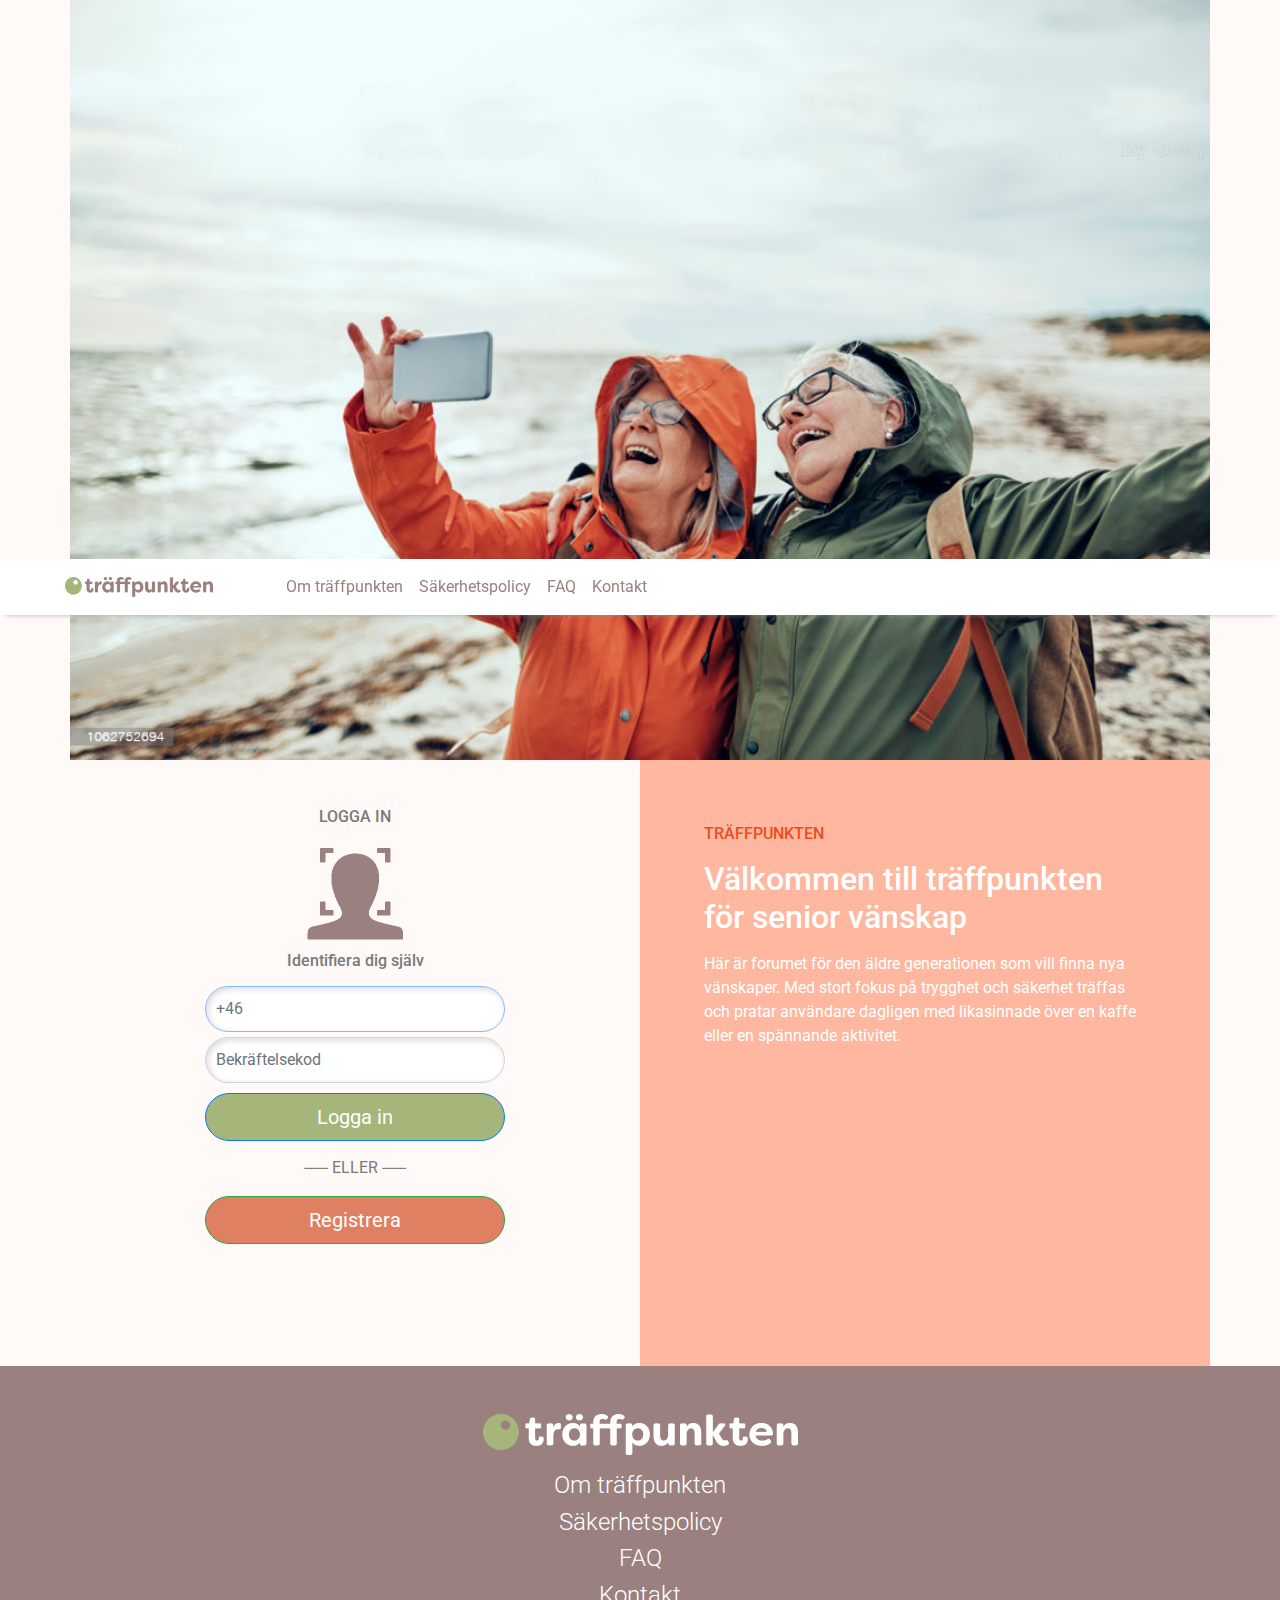
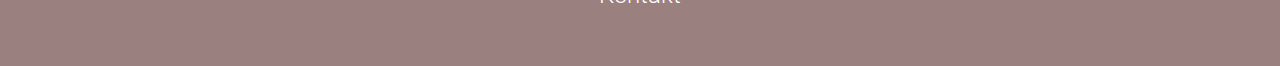
<file: index.html>
<!DOCTYPE html>
<html lang="en">
<head>
	<!-- Required meta tags -->
	<meta charset="utf-8">
	<meta content="width=device-width, initial-scale=1, shrink-to-fit=no" name="viewport">
	<!-- Google search optimization -->
	<meta content="Träffpunkten är ett forum för de äldre som vill finna nya vänskaper. Med stort fokus på trygghet och säkerhet träffas användare dagligen över en kopp kaffe eller en spännande aktivitet." name="description">
	<meta content="träffpunkten,träffa andra,träffas säkert, prata säkert, prata tryggt, tryggt samtal, aktiviteter, trygg aktivitet, aktiviteter för äldre, roliga aktiviteter för äldre, hitta vänner, nya vänner, prata med äldre, prata med någon" name="keywords">
	<!-- Favico-->
	<link href="favicon.svg" rel="icon" type="image/svg+xml">
	<link href="favicon.ico" rel="alternate icon">
	<link href="favicon-32x32.png" rel="icon" sizes="32x32" type="image/png">
	<link href="favicon-96x96.png" rel="icon" sizes="96x96" type="image/png">
	<link href="favicon-16x16.png" rel="icon" sizes="16x16" type="image/png">
	<!-- Bootstrap CSS -->
	<link href="https://cdn.jsdelivr.net/npm/bootstrap@4.5.3/dist/css/bootstrap.min.css" rel="stylesheet">
	<link href="css/styles.css" rel="stylesheet">
	<!-- font awesome for popup window-->
	<link href="https://cdnjs.cloudflare.com/ajax/libs/font-awesome/4.7.0/css/font-awesome.min.css" rel="stylesheet">
	<title>Träffpunkten login</title>
</head>
<body>
	<div class="container">
		<div class="row">
			<div class="navbar-wrapper">
			<nav class="navbar navbar-expand-lg navbar-light bg-white">
				<button aria-controls="navbarSupportedContent" aria-expanded="false" aria-label="Toggle navigation" class="navbar-toggler" data-target="#navbarSupportedContent" data-toggle="collapse" type="button"><span class="navbar-toggler-icon"></span></button> <a class="navbar-brand" href="#"><img alt="Traffpunkten" id="logo" src="./img/logo.png"></a>
				<div class="collapse navbar-collapse" id="navbarSupportedContent">
					<ul class="navbar-nav">
						<li class="nav-item">
							<a class="nav-link" href="#" id="menulink">Om träffpunkten</a>
						</li>
						<li class="nav-item">
							<a class="nav-link" href="#" id="menulink">Säkerhetspolicy</a>
						</li>
						<li class="nav-item">
							<a class="nav-link" href="#" id="menulink">FAQ</a>
						</li>
						<li class="nav-item">
							<a class="nav-link" href="#" id="menulink">Kontakt</a>
						</li>
					</ul>
				</div>
			</nav>
		</div>
		</div>
		<div class="row">
			<div class="col pl-0 pr-0"><img alt="friends taking a photograph" height="100%" src="img/background_1.jpg" width="100%"></div>
		</div>
		<section id="mobile">
			<div class="row">
				<div class="col justify-content-center text-center layerbackground_1">
					<h6>TRÄFFPUNKTEN</h6>
					<h2>Välkommen till träffpunkten för senior vänskap</h2>
					<p id="frontpage_description_1">Här är forumet för den äldre generationen som vill finna nya vänskaper. Med stort fokus på trygghet och säkerhet träffas och pratar användare dagligen med likasinnade över en kaffe eller en spännande aktivitet.</p>
				</div>
			</div>
			<div class="row" id="signin">
				<form class="form-signin">
					<p class="h6 mb-3" id="sign_in_text">LOGGA IN</p>
					<img id="face_recognition_logo" alt="" class="mb-2" height="100" src="img/face_recognition.png" width="100">

					<h5 id="sign_in_text" class="h6 mb-3 ">Identifiera dig själv</h5>
					<label class="sr-only" for="inputPhone">Telefonnummer</label> <input autofocus="" class="form-control" id="inputNumber" placeholder="+46" required="" type="tel"> <label class="sr-only" for="inputCode">Code</label> <input class="form-control" id="inputPassword" placeholder="Bekräftelsekod" required="" type="password"> <button id="sign_in_button" onclick="location.href = 'home.html';" class="btn btn-lg btn-primary btn-block" type="submit">Logga in</button>

					<p id="sign_in_text">------ ELLER ------</p>
					<button id="register_button" class="btn btn-lg btn-success btn-block" type="submit">Registrera</button>
				</form>
			</div>
		</section>
		<section id="browser">
			<div class="row">
				<div class="col" id="signin">
					<form class="form-signin">
						<p class="h6 mb-3 " id="sign_in_text">LOGGA IN</p>
						<img id="face_recognition_logo" alt="" class="mb-2" height="100" src="img/face_recognition.png" width="100">
	
						<h5 id="sign_in_text" class="h6 mb-3 ">Identifiera dig själv</h5>
						<label class="sr-only" for="inputPhone">Telefonnummer</label> <input autofocus="" class="form-control" id="inputNumber" placeholder="+46" required="" type="tel"> <label class="sr-only" for="inputCode">Code</label> <input class="form-control" id="inputPassword" placeholder="Bekräftelsekod" required="" type="password"> <button id="sign_in_button"  onclick="location.href = 'home.html';" class="btn btn-lg btn-primary btn-block" type="submit">Logga in</button>
	
						<p id="sign_in_text">------ ELLER ------</p>
						<button id="register_button" class="btn btn-lg btn-success btn-block"  onclick="location.href = '#';" type="submit">Registrera</button>
					</form>
				</div>
				<div class="col justify-content-center layerbackground_1">
					<h6>TRÄFFPUNKTEN</h6>
					<h2>Välkommen till träffpunkten för senior vänskap</h2>
					<p id="frontpage_description_1">Här är forumet för den äldre generationen som vill finna nya vänskaper. Med stort fokus på trygghet och säkerhet träffas och pratar användare dagligen med likasinnade över en kaffe eller en spännande aktivitet.</p>
				</div>
			</div>
		</section>
	</div>
	<footer>
		<div class="row p-5" id="layerbackground_2">
			<div class="row justify-content-center text-center"><img alt="Traffpunkten" class="h3 mb-3" id="logo_2" src="./img/logo_inverted.png"></div>
			<div class="row justify-content-center text-center">
				<p class="h4 mb-2 font-weight-light" id="footer_text">Om träffpunkten</p>
			</div>
			<div class="row justify-content-center text-center">
				<p class="h4 mb-2 font-weight-light" data-target="#myModal" data-toggle="modal" id="footer_text" style="cursor:pointer;">Säkerhetspolicy</p>
			</div>
			<div class="row justify-content-center text-center">
				<p class="h4 mb-2 font-weight-light" id="footer_text">FAQ</p>
			</div>
			<div class="row justify-content-center text-center">
				<p class="h4 mb-2 font-weight-light" id="footer_text">Kontakt</p>
			</div>
		</div>
	</footer><!-- The Modal -->
	<div class="modal fade" id="myModal">
		<div class="modal-dialog modal-dialog-centered modal-lg">
			<div class="modal-content">
				<!-- Modal Header -->
				<div class="modal-header">
					<button class="close" data-dismiss="modal" type="button">&times;</button> <span><i aria-hidden="true" class="fa fa-shield fa-lg"></i></span>
					<h4 class="icon-heading"><span>Säkerhetspolicy</span></h4>
				</div><!-- Modal body -->
				<div class="modal-body">
					Träffpunkten tar seriöst på den personliga integriteten för besökare på vår webbsida och användare av tjänsterna som vi erbjuder på webbsidan.<br>
					<br>
					Vår målsättning är att du ska känna dig säker på att din personliga integritet respekteras och att dina personuppgifter behandlas korrekt. Vi tar ansvar för att personuppgifter som behandlas av Träffpunkten används endast för avsedda ändamål och skyddas mot obehörig åtkomst. All behandling av personuppgifter sker i enlighet med tillämplig personuppgiftslagstiftning. Inom EU/EES gäller från maj 2018 dataskyddsförordningen (GDPR)1. När du besöker/använder vår webbsida,&nbsp; tjänster eller kommunicerar med oss t ex via e-post kan vi komma att samla in uppgifter om dig som t. ex. namn, adress, postadress, e-postadress, telefonnummer, identifikationsuppgifter, information om din användning av våra tjänster och produkter och transaktionshistorik. Vidare kan vi komma att samla in teknisk data om de enheter du använder, däribland IP-adress, unikt enhets-ID, typ av webbläsare och cookieinformation.<br>
					<br>
					Personuppgifterna kommer att behandlas av oss endast så länge som det behövs för att uppfylla ändamålen med behandlingen eller för att fullgöra rättsliga skyldigheter.
				</div><!-- Modal footer -->
				<div class="modal-footer">
					<button class="btn btn-secondary" data-dismiss="modal" type="button">Stäng</button>
				</div>
			</div>
		</div>
	</div><!-- Optional JavaScript; choose one of the two! -->
	<!-- Option 1: jQuery and Bootstrap Bundle (includes Popper) -->
	<script src="https://code.jquery.com/jquery-3.5.1.slim.min.js">
	</script> 
	<script src="https://cdn.jsdelivr.net/npm/bootstrap@4.5.3/dist/js/bootstrap.bundle.min.js">
	</script> <!-- Option 2: jQuery, Popper.js, and Bootstrap JS
    <script src="https://code.jquery.com/jquery-3.5.1.slim.min.js" integrity="sha384-DfXdz2htPH0lsSSs5nCTpuj/zy4C+OGpamoFVy38MVBnE+IbbVYUew+OrCXaRkfj" crossorigin="anonymous"></script>
    <script src="https://cdn.jsdelivr.net/npm/popper.js@1.16.1/dist/umd/popper.min.js" integrity="sha384-9/reFTGAW83EW2RDu2S0VKaIzap3H66lZH81PoYlFhbGU+6BZp6G7niu735Sk7lN" crossorigin="anonymous"></script>
    <script src="https://cdn.jsdelivr.net/npm/bootstrap@4.5.3/dist/js/bootstrap.min.js" integrity="sha384-w1Q4orYjBQndcko6MimVbzY0tgp4pWB4lZ7lr30WKz0vr/aWKhXdBNmNb5D92v7s" crossorigin="anonymous"></script>
    -->
</body>
</html>
</file>
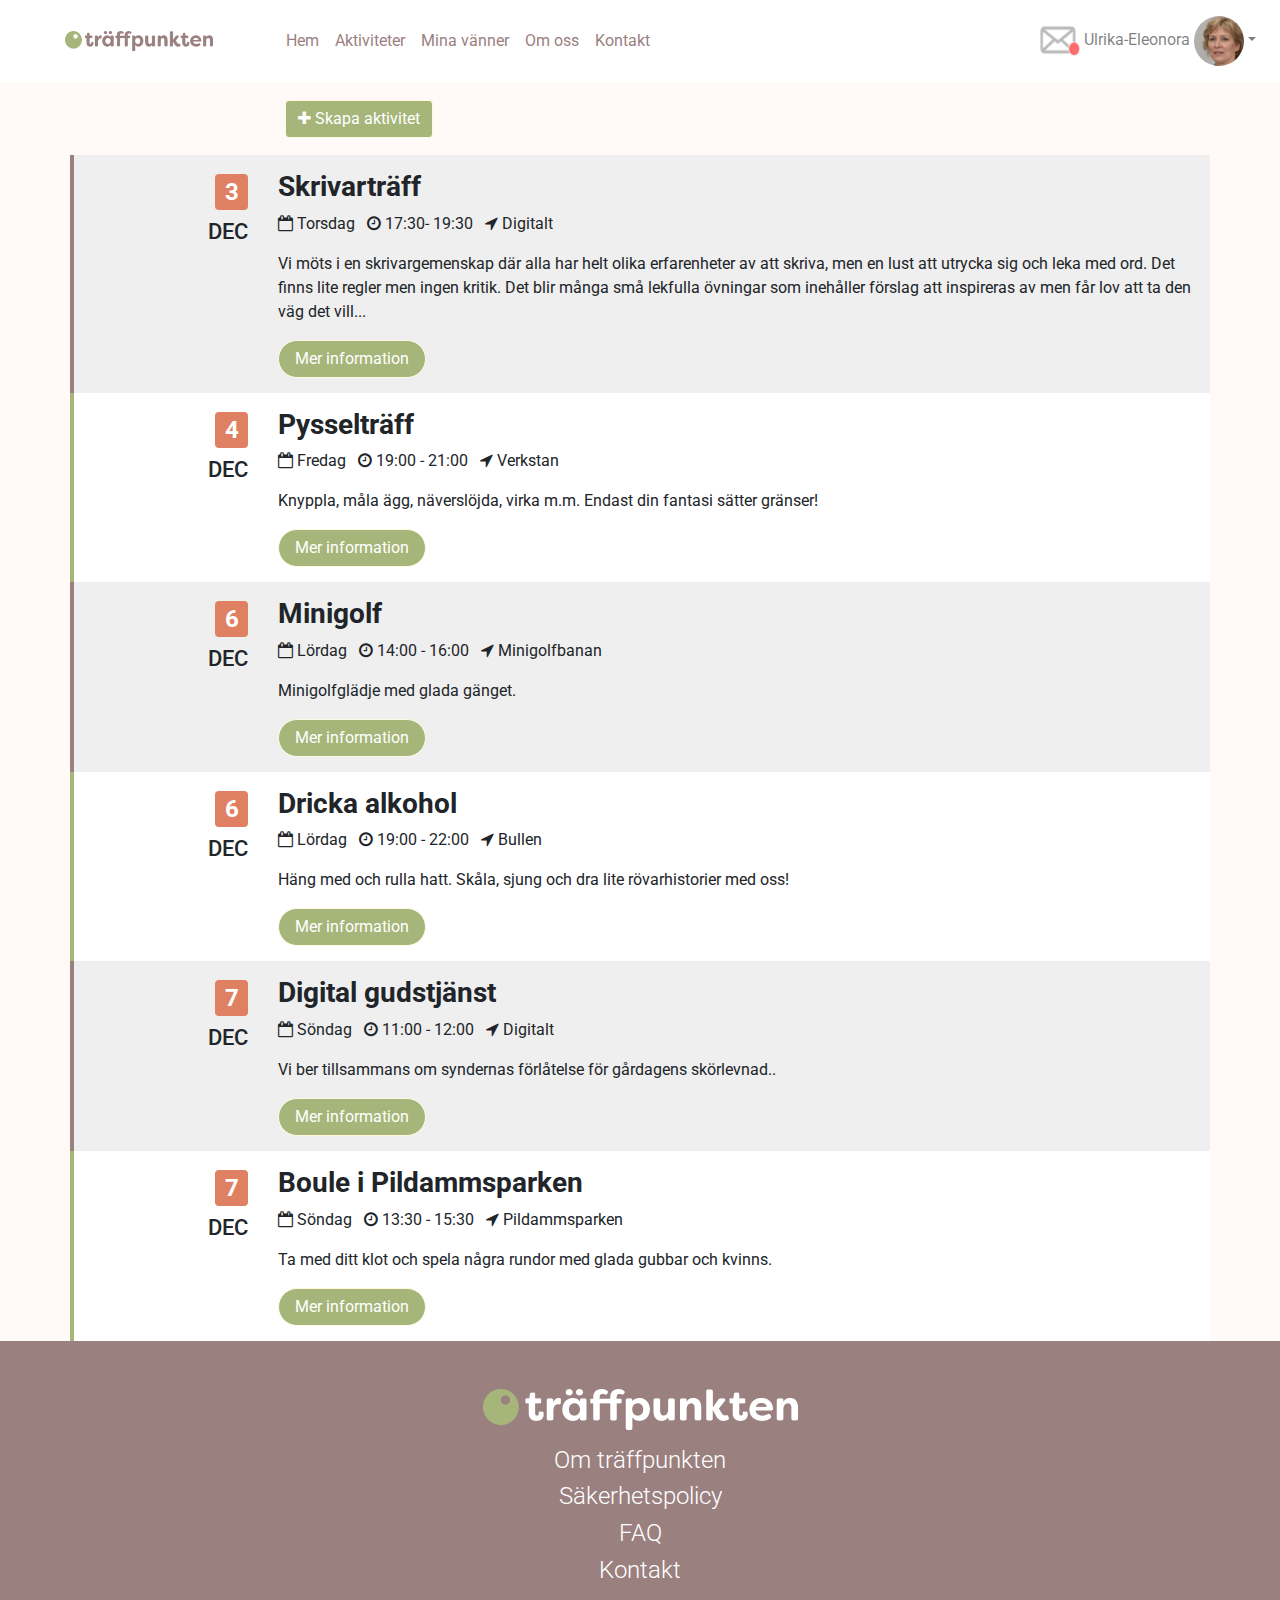
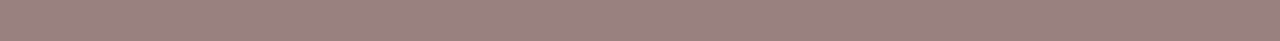
<file: activities.html>
<!doctype html>
<html lang="en">
  <head>
    <!-- Required meta tags -->
  <meta charset="utf-8">
  <meta content="width=device-width, initial-scale=1, shrink-to-fit=no" name="viewport">
  <meta content="" name="description">
  <meta content="" name="author">

  <!-- Favico-->
  <link href="favicon.svg" rel="icon" type="image/svg+xml">
  <link href="favicon.ico" rel="alternate icon">
  <link href="favicon-32x32.png" rel="icon" sizes="32x32" type="image/png">
  <link href="favicon-96x96.png" rel="icon" sizes="96x96" type="image/png">
  <link href="favicon-16x16.png" rel="icon" sizes="16x16" type="image/png">

    <!-- Bootstrap core CSS -->
  <link href="https://cdn.jsdelivr.net/npm/bootstrap@4.5.3/dist/css/bootstrap.min.css" rel="stylesheet">
  <!-- Custom styles for this template -->
  <link href="css/styles_activities.css" rel="stylesheet">
  <!-- font awesome -->
  <link href="https://cdnjs.cloudflare.com/ajax/libs/font-awesome/4.7.0/css/font-awesome.min.css" rel="stylesheet">

  <!-- popper -->
  <script src="https://cdnjs.cloudflare.com/ajax/libs/popper.js/1.11.0/umd/popper.min.js">
  </script>
  <!-- jquery -->
   <script src="https://ajax.googleapis.com/ajax/libs/jquery/1.12.4/jquery.min.js">
  </script>

    <title>Aktiviteter</title>
  </head>
<body>
  <div class="container">
    <div class="row">
     <div class="navbar-wrapper">
      <!-- Navigation -->
      <nav class="navbar navbar-expand-lg navbar-light bg-white">
        <button aria-controls="navbarSupportedContent" aria-expanded="false" aria-label="Toggle navigation" class="navbar-toggler" data-target="#navbarSupportedContent" data-toggle="collapse" type="button"><span class="navbar-toggler-icon"></span></button> <a class="navbar-brand" href="index.html"><img alt="Traffpunkten" id="logo" src="./img/logo.png"></a>
        <div class="collapse navbar-collapse" id="navbarSupportedContent">
         <ul class="navbar-nav mr-auto">
            <li class="nav-item">
              <a class="nav-link" href="home.html" id="menulink">Hem<span class="sr-only">(current)</span></a>
            </li>
            <li class="nav-item active">
              <a class="nav-link" href="activities.html" id="menulink">Aktiviteter</a>
            </li>
            <li class="nav-item">
              <a class="nav-link" href="friendslist.html" id="menulink">Mina vänner</a>
            </li>
            <li class="nav-item">
              <a class="nav-link" href="#" id="menulink">Om oss</a>
            </li>
            <li class="nav-item">
              <a class="nav-link" href="#" id="menulink">Kontakt</a>
            </li>
          </ul>
          <div class="float right" id="profil">
            <ul class="navbar-nav">
              <li class="nav-item dropdown">
                <a aria-expanded="false" aria-haspopup="true" class="nav-link dropdown-toggle" data-toggle="dropdown" href="#" id="navbarDropdown" role="button"><img alt="meddelanden" height="30" src="img/mail.png" width="40"> Ulrika-Eleonora <img alt="profilbild" height="50" src="img/Woman1.jpg" width="50" class="rounded-circle"></a>
                <div aria-labelledby="navbarDropdown" class="dropdown-menu dropdown-menu-right">
                  <a class="dropdown-item" href="profile.html">Min Profil</a> <a class="dropdown-item" href="#">Säkerhet</a> <a class="dropdown-item" href="#">Inställningar</a>
                  <div class="dropdown-divider"></div><a class="dropdown-item" href="#">Logga ut</a>
                </div>
              </li>
            </ul>
          </div>
        </div>
      </nav>
    </div>
  </div>
<!--Calendar -->
    <div class="col-10" style="margin-left:16.67%;margin-bottom:17px;margin-top:100px;">
      <button class="btn btn-labeled btn-info" data-target="#myModal" data-toggle="modal" type="button"><span class="btn-label"><i aria-hidden="true" class="fa fa-plus"></i></span> Skapa aktivitet</button>
    </div>
    <div class="row row-striped">
      <div class="col-2 text-right">
        <h1 class="display-4"><span class="badge badge-secondary">3</span></h1>
        <h2>DEC</h2>
      </div>
      <div class="col-10">
        <h3><strong>Skrivarträff</strong></h3>
        <ul class="list-inline">
          <li class="list-inline-item"><i aria-hidden="true" class="fa fa-calendar-o"></i> Torsdag</li>
          <li class="list-inline-item"><i aria-hidden="true" class="fa fa-clock-o"></i> 17:30- 19:30</li>
          <li class="list-inline-item"><i aria-hidden="true" class="fa fa-location-arrow"></i> Digitalt</li>
        </ul>
        <p>Vi möts i en skrivargemenskap där alla har helt olika erfarenheter av att skriva, men en lust att utrycka sig och leka med ord.​​​​​​ Det finns lite regler men ingen kritik. Det blir många små lekfulla övningar som inehåller förslag att inspireras av men får lov att ta den väg det vill...</p><button class="btn btn-info" id="option_button" type="button">Mer information</button>
      </div>
    </div>
    <div class="row row-striped">
      <div class="col-2 text-right">
        <h1 class="display-4"><span class="badge badge-secondary">4</span></h1>
        <h2>DEC</h2>
      </div>
      <div class="col-10">
        <h3><strong>Pysselträff</strong></h3>
        <ul class="list-inline">
          <li class="list-inline-item"><i aria-hidden="true" class="fa fa-calendar-o"></i> Fredag</li>
          <li class="list-inline-item"><i aria-hidden="true" class="fa fa-clock-o"></i> 19:00 - 21:00</li>
          <li class="list-inline-item"><i aria-hidden="true" class="fa fa-location-arrow"></i> Verkstan</li>
        </ul>
        <p>Knyppla, måla ägg, näverslöjda, virka m.m. Endast din fantasi sätter gränser!</p><button class="btn btn-info" id="option_button" type="button">Mer information</button>
      </div>
    </div>
    <div class="row row-striped">
      <div class="col-2 text-right">
        <h1 class="display-4"><span class="badge badge-secondary">6</span></h1>
        <h2>DEC</h2>
      </div>
      <div class="col-10">
        <h3><strong>Minigolf</strong></h3>
        <ul class="list-inline">
          <li class="list-inline-item"><i aria-hidden="true" class="fa fa-calendar-o"></i> Lördag</li>
          <li class="list-inline-item"><i aria-hidden="true" class="fa fa-clock-o"></i> 14:00 - 16:00</li>
          <li class="list-inline-item"><i aria-hidden="true" class="fa fa-location-arrow"></i> Minigolfbanan</li>
        </ul>
        <p>Minigolfglädje med glada gänget.</p><button class="btn btn-info" id="option_button" type="button">Mer information</button>
      </div>
    </div>
    <div class="row row-striped">
      <div class="col-2 text-right">
        <h1 class="display-4"><span class="badge badge-secondary">6</span></h1>
        <h2>DEC</h2>
      </div>
      <div class="col-10">
        <h3><strong>Dricka alkohol</strong></h3>
        <ul class="list-inline">
          <li class="list-inline-item"><i aria-hidden="true" class="fa fa-calendar-o"></i> Lördag</li>
          <li class="list-inline-item"><i aria-hidden="true" class="fa fa-clock-o"></i> 19:00 - 22:00</li>
          <li class="list-inline-item"><i aria-hidden="true" class="fa fa-location-arrow"></i> Bullen</li>
        </ul>
        <p>Häng med och rulla hatt. Skåla, sjung och dra lite rövarhistorier med oss!</p><button class="btn btn-info" id="option_button" type="button">Mer information</button>
      </div>
    </div>
    <div class="row row-striped">
      <div class="col-2 text-right">
        <h1 class="display-4"><span class="badge badge-secondary">7</span></h1>
        <h2>DEC</h2>
      </div>
      <div class="col-10">
        <h3><strong>Digital gudstjänst</strong></h3>
        <ul class="list-inline">
          <li class="list-inline-item"><i aria-hidden="true" class="fa fa-calendar-o"></i> Söndag</li>
          <li class="list-inline-item"><i aria-hidden="true" class="fa fa-clock-o"></i> 11:00 - 12:00</li>
          <li class="list-inline-item"><i aria-hidden="true" class="fa fa-location-arrow"></i> Digitalt</li>
        </ul>
        <p>Vi ber tillsammans om syndernas förlåtelse för gårdagens skörlevnad..</p><button class="btn btn-info" id="option_button" type="button">Mer information</button>
      </div>
    </div>
    <div class="row row-striped">
      <div class="col-2 text-right">
        <h1 class="display-4"><span class="badge badge-secondary">7</span></h1>
        <h2>DEC</h2>
      </div>
      <div class="col-10">
        <h3><strong>Boule i Pildammsparken</strong></h3>
        <ul class="list-inline">
          <li class="list-inline-item"><i aria-hidden="true" class="fa fa-calendar-o"></i> Söndag</li>
          <li class="list-inline-item"><i aria-hidden="true" class="fa fa-clock-o"></i> 13:30 - 15:30</li>
          <li class="list-inline-item"><i aria-hidden="true" class="fa fa-location-arrow"></i> Pildammsparken</li>
        </ul>
        <p>Ta med ditt klot och spela några rundor med glada gubbar och kvinns.</p><button class="btn btn-info" id="option_button" type="button">Mer information</button>
      </div>
    </div>
  </div>
  <footer>
    <div class="row p-5" id="layerbackground_2">
      <div class="row justify-content-center text-center"><img alt="Traffpunkten" class="h3 mb-3" id="logo_2" src="./img/logo_inverted.png"></div>
      <div class="row justify-content-center text-center">
        <p class="h4 mb-2 font-weight-light" id="footer_text">Om träffpunkten</p>
      </div>
      <div class="row justify-content-center text-center">
        <p class="h4 mb-2 font-weight-light" id="footer_text">Säkerhetspolicy</p>
      </div>
      <div class="row justify-content-center text-center">
        <p class="h4 mb-2 font-weight-light" id="footer_text">FAQ</p>
      </div>
      <div class="row justify-content-center text-center">
        <p class="h4 mb-2 font-weight-light" id="footer_text">Kontakt</p>
      </div>
    </div><!-- modal popup -->
    <!-- Modal -->
    <div class="modal fade" id="myModal" role="dialog">
      <div class="modal-dialog modal-lg">
        <div class="modal-content">
          <div class="modal-header">
            
              <button class="close" data-dismiss="modal" type="button">&times;</button> <span><i aria-hidden="true" class="fa fa-calendar-plus-o fa-lg"></i></span>
              <h4 class="icon-heading"><span>Skapa aktivitet</span></h4>
            </div>
            <div class="form-group">
              <label style="margin-top:11px;">Titel</label> <input class="form-control" placeholder="" type="text"> 
            </div>
            <div class="form-group">
              <label>Beskrivning</label> 
              <textarea class="form-control" id="exampleFormControlTextarea1" rows="3"></textarea>
            </div>
            <div class="form-group">
              <label>Datum</label>
              <div class="input-group">
                <div class="input-group-prepend">
                  <div class="input-group-text">
                    <i aria-hidden="true" class="fa fa-calendar"></i> 
                  </div>
                </div><input aria-label="Datum" class="form-control" type="text">
              </div>
            </div>
            <div class="form-group">
              <label>Tid</label> <input class="form-control" type="text">
            </div>
            <div class="form-group">
              <label>Plats</label> <input class="form-control" type="text">
            </div>
       
        <div class="modal-footer">
          <button class="btn btn-info" data-dismiss="modal" id="submit" name="submit" type="button">Spara</button> <button class="btn btn-secondary" data-dismiss="modal" type="button">Avbryt</button>
        </div>
      </div>
    </div>

  </footer><!-- Optional JavaScript -->
  <!-- jQuery first, then Popper.js, then Bootstrap JS -->
  <script src="https://code.jquery.com/jquery-3.2.1.slim.min.js">
  </script> 
  <script src="https://cdnjs.cloudflare.com/ajax/libs/popper.js/1.12.9/umd/popper.min.js">
  </script> 
  <script src="https://maxcdn.bootstrapcdn.com/bootstrap/4.0.0/js/bootstrap.min.js">
  </script>
</body>
</html>
</file>
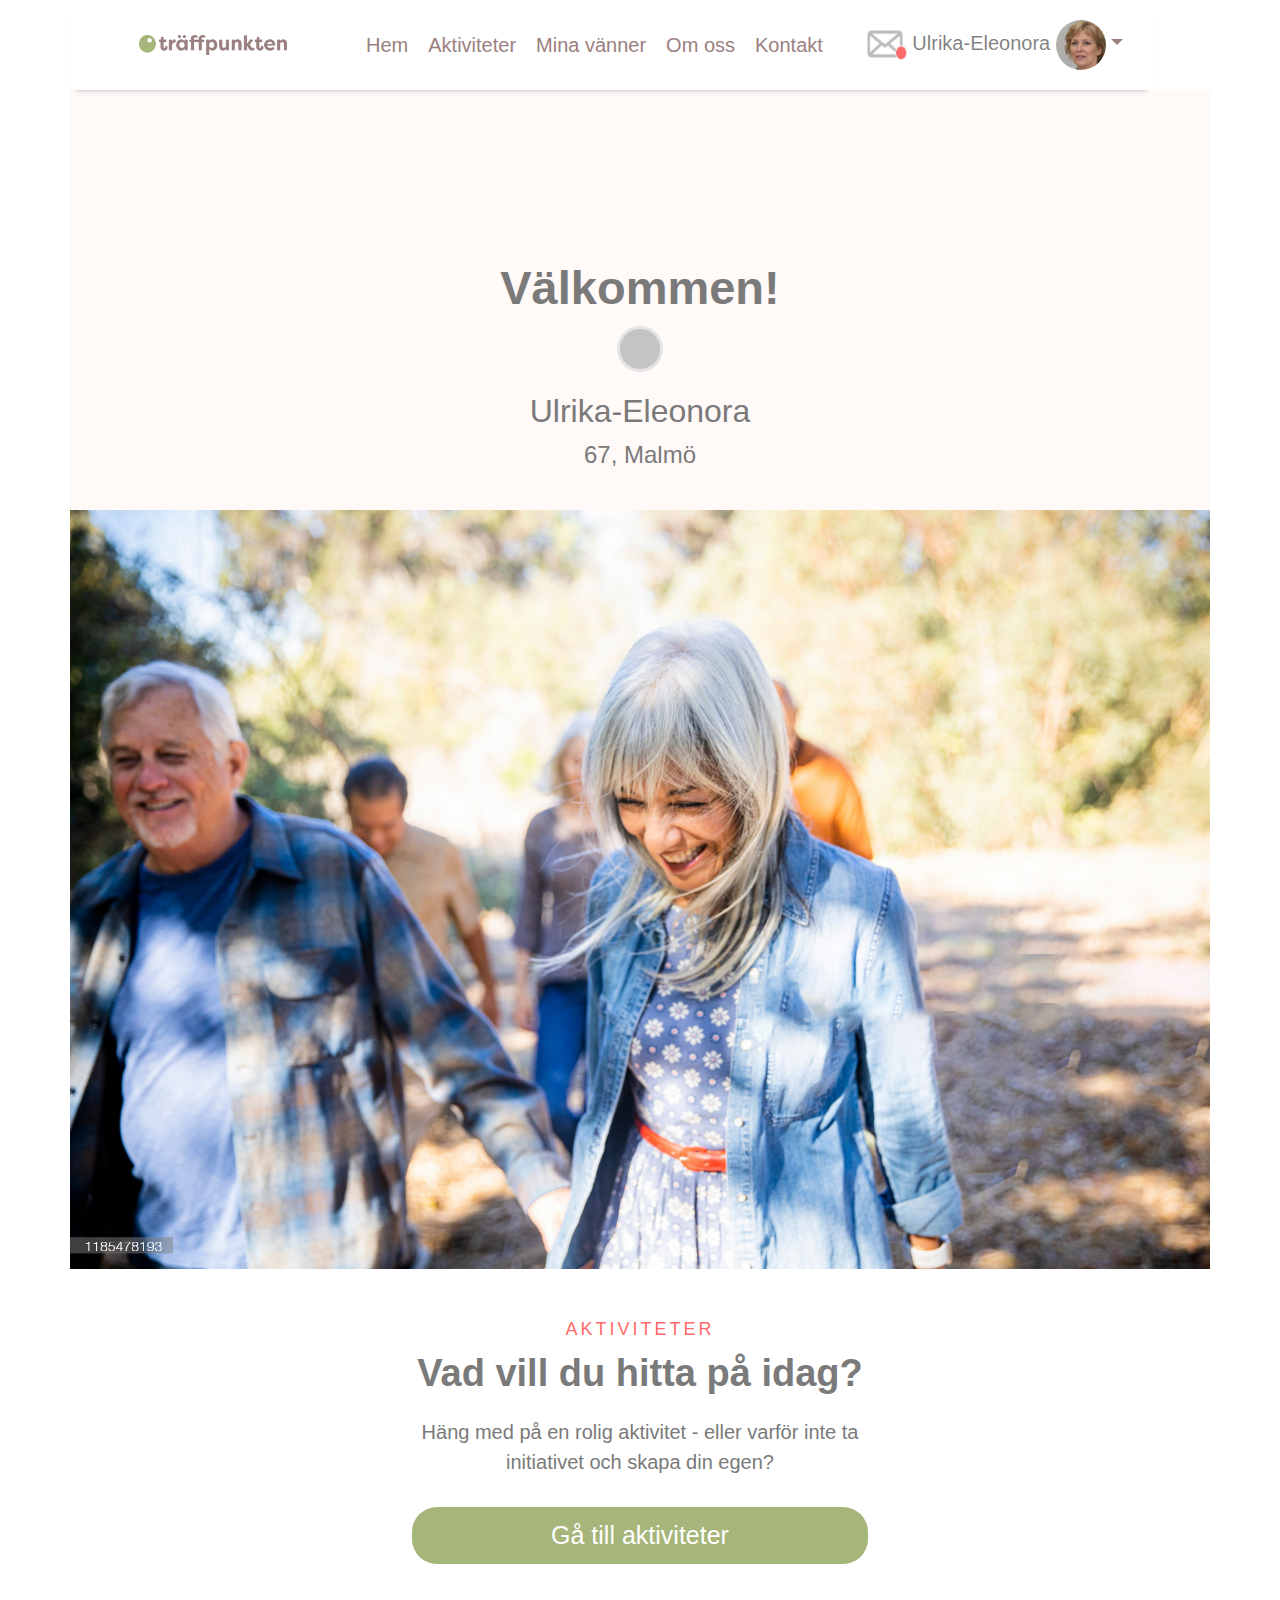
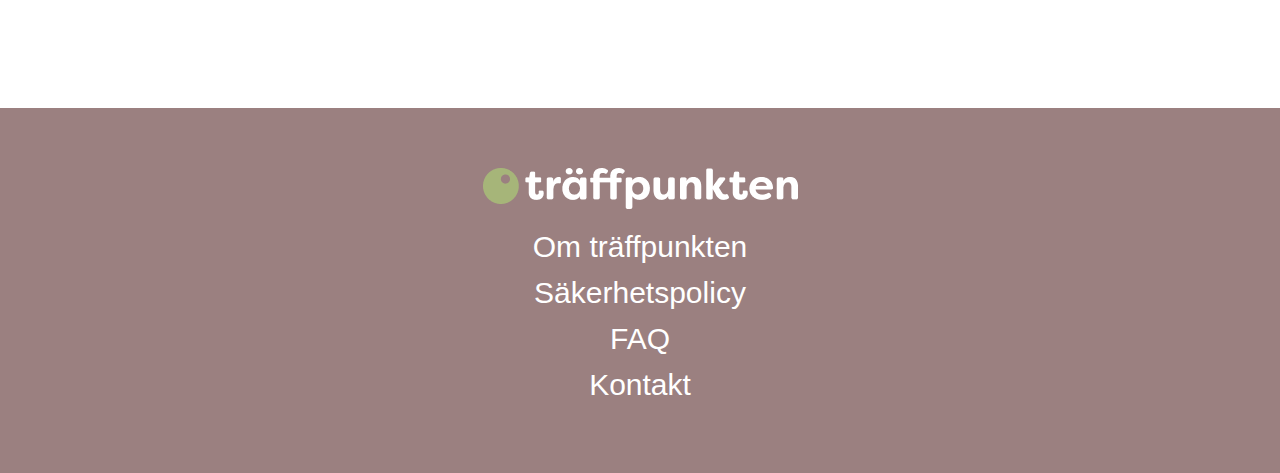
<file: home.html>
<!DOCTYPE html>

<html lang="en">
<head>
	<!-- Required meta tags -->
	<meta charset="utf-8">
	<meta content="width=device-width, initial-scale=1, shrink-to-fit=no" name="viewport"><!-- Bootstrap CSS -->
	<link href="https://cdn.jsdelivr.net/npm/bootstrap@4.5.3/dist/css/bootstrap.min.css" rel="stylesheet">
	<link href="css/styles_home.css" rel="stylesheet">

	<title>Hem</title>
</head>

<body>
	<div class="container">
		<div class="row">
			<div class="navbar-wrapper">
				<!-- Navigation -->
				<nav class="navbar navbar-expand-lg navbar-light bg-white">
					<button aria-controls="navbarSupportedContent" aria-expanded="false" aria-label="Toggle navigation" class="navbar-toggler" data-target="#navbarSupportedContent" data-toggle="collapse" type="button"><span class="navbar-toggler-icon"></span></button> <a class="navbar-brand" href="index.html"><img alt="Traffpunkten" id="logo" src="./img/logo.png"></a>
					<div class="collapse navbar-collapse" id="navbarSupportedContent">
					<ul class="navbar-nav mr-auto">
						<li class="nav-item">
							<a class="nav-link" href="home.html" id="menulink">Hem<span class="sr-only">(current)</span></a>
						</li>
						<li class="nav-item active">
							<a class="nav-link" href="activities.html" id="menulink">Aktiviteter</a>
						</li>
						<li class="nav-item">
							<a class="nav-link" href="friendslist.html" id="menulink">Mina vänner</a>
						</li>
						<li class="nav-item">
							<a class="nav-link" href="#" id="menulink">Om oss</a>
						</li>
						<li class="nav-item">
							<a class="nav-link" href="#" id="menulink">Kontakt</a>
						</li>
						</ul>
						<div class="float right" id="profil">
						<ul class="navbar-nav">
							<li class="nav-item dropdown">
							<a aria-expanded="false" aria-haspopup="true" class="nav-link dropdown-toggle" data-toggle="dropdown" href="#" id="navbarDropdown" role="button"><img alt="meddelanden" height="30" src="img/mail.png" width="40"> Ulrika-Eleonora <img alt="profilbild" height="50" src="img/Woman1.jpg" width="50" class="rounded-circle"></a>
							<div aria-labelledby="navbarDropdown" class="dropdown-menu dropdown-menu-right">
								<a class="dropdown-item" href="profile.html">Min Profil</a> <a class="dropdown-item" href="#">Säkerhet</a> <a class="dropdown-item" href="#">Inställningar</a>
								<div class="dropdown-divider"></div><a class="dropdown-item" href="#">Logga ut</a>
							</div>
							</li>
						</ul>
						</div>
					</div>
				</nav>
			</div>
		</div>

		<div class="row">
			<div class="welcome">
				<br></br>
				<br></br>
				<h1>Välkommen!</h1>
				<img alt="profile-pic" src="img/profile.png">

				<h3>Ulrika-Eleonora</h3>


				<h4>67, Malmö</h4>
			</div>
		</div>


		<div class="row">
			<div class="imageblock"><img alt="friends_walking" src="img/background_2.jpg" width="100%">
			</div>
		</div>


		<div class="row">
			<div class="activity">
				<h5>AKTIVITETER</h5>


				<h2>Vad vill du hitta på idag?</h2>
				Häng med på en rolig aktivitet - eller varför inte ta initiativet och skapa din egen? 
				<button class="btn btn-lg btn-success btn-block" id="activity_button" type="button" onclick="window.location.href='https://himmelstrutz.github.io/activities.html'">Gå till aktiviteter</button>
			</div>
		</div>
		<!--
        <section id="mobile">
            <div class="row">
            <div class="col justify-content-center text-center layerbackground_1">
                <h6>TRÄFFPUNKTEN</h6>
                <h2>Välkommen till träffpunkten för senior vänskap</h2>
                <p id="frontpage_description_1">Här är forumet för den äldre generationen som vill finna nya vänskaper. Med stort fokus på trygghet och säkerhet träffas och pratar användare dagligen med likasinnade över en kaffe eller en spännande aktivitet.</p>
            </div>
        </div>

            <div class="row" id="signin">
                <form class="form-signin">
                    <p class="h6 mb-3" id="sign_in_text">LOGGA IN</p>
                    <img id="face_recognition_logo" alt="" class="mb-2" height="100" src="img/face_recognition.png" width="100">

                    <h5 id="sign_in_text" class="h6 mb-3 ">Identifiera dig själv</h5>
                    <label class="sr-only" for="inputPhone">Telefonnummer</label> <input autofocus="" class="form-control" id="inputNumber" placeholder="+46" required="" type="tel"> <label class="sr-only" for="inputCode">Code</label> <input class="form-control" id="inputPassword" placeholder="Bekräftelsekod" required="" type="password"> <button id="sign_in_button" class="btn btn-lg btn-primary btn-block" type="submit">Logga in</button>

                    <p id="sign_in_text">====== OR ======</p>
                    <button id="register_button" class="btn btn-lg btn-success btn-block" type="submit">Register</button>
                </form>
            </div>
        </section>

        <section id="browser">
            <div class="row">
                <div class="col" id="signin">
                    <form class="form-signin">
                        <p class="h6 mb-3 " id="sign_in_text">LOGGA IN</p>
                        <img id="face_recognition_logo" alt="" class="mb-2" height="100" src="img/face_recognition.png" width="100">
    
                        <h5 id="sign_in_text" class="h6 mb-3 ">Identifiera dig själv</h5>
                        <label class="sr-only" for="inputPhone">Telefonnummer</label> <input autofocus="" class="form-control" id="inputNumber" placeholder="+46" required="" type="tel"> <label class="sr-only" for="inputCode">Code</label> <input class="form-control" id="inputPassword" placeholder="Bekräftelsekod" required="" type="password"> <button id="sign_in_button" class="btn btn-lg btn-primary btn-block" type="submit">Logga in</button>
    
                        <p id="sign_in_text">====== OR ======</p>
                        <button id="register_button" class="btn btn-lg btn-success btn-block" type="submit">Register</button>
                    </form>
                </div>
                
                <div class="col justify-content-center layerbackground_1">
                    <h6>TRÄFFPUNKTEN</h6>
                    <h2>Välkommen till träffpunkten för senior vänskap</h2>
                    <p id="frontpage_description_1">Här är forumet för den äldre generationen som vill finna nya vänskaper. Med stort fokus på trygghet och säkerhet träffas och pratar användare dagligen med likasinnade över en kaffe eller en spännande aktivitet.</p>
                </div>
            </div>
        </section>
    -->

	</div>
		<footer>
			<div class="row p-5" id="layerbackground_2">
				<div class="row justify-content-center text-center"><img alt="Traffpunkten" class="h3 mb-3" id="logo_2" src="./img/logo_inverted.png">
				</div>


				<div class="row justify-content-center text-center">
					<p class="h4 mb-2 font-weight-light" id="footer_text">Om träffpunkten</p>
				</div>


				<div class="row justify-content-center text-center">
					<p class="h4 mb-2 font-weight-light" id="footer_text">Säkerhetspolicy</p>
				</div>


				<div class="row justify-content-center text-center">
					<p class="h4 mb-2 font-weight-light" id="footer_text">FAQ</p>
				</div>


				<div class="row justify-content-center text-center">
					<p class="h4 mb-2 font-weight-light" id="footer_text">Kontakt</p>
				</div>
			</div>
		</footer>
	
	<!-- Optional JavaScript; choose one of the two! -->
	<!-- Option 1: jQuery and Bootstrap Bundle (includes Popper) -->
	<script src="https://code.jquery.com/jquery-3.5.1.slim.min.js">
	</script> 
	<script src="https://cdn.jsdelivr.net/npm/bootstrap@4.5.3/dist/js/bootstrap.bundle.min.js">
	</script> <!-- Option 2: jQuery, Popper.js, and Bootstrap JS
    <script src="https://code.jquery.com/jquery-3.5.1.slim.min.js" integrity="sha384-DfXdz2htPH0lsSSs5nCTpuj/zy4C+OGpamoFVy38MVBnE+IbbVYUew+OrCXaRkfj" crossorigin="anonymous"></script>
    <script src="https://cdn.jsdelivr.net/npm/popper.js@1.16.1/dist/umd/popper.min.js" integrity="sha384-9/reFTGAW83EW2RDu2S0VKaIzap3H66lZH81PoYlFhbGU+6BZp6G7niu735Sk7lN" crossorigin="anonymous"></script>
    <script src="https://cdn.jsdelivr.net/npm/bootstrap@4.5.3/dist/js/bootstrap.min.js" integrity="sha384-w1Q4orYjBQndcko6MimVbzY0tgp4pWB4lZ7lr30WKz0vr/aWKhXdBNmNb5D92v7s" crossorigin="anonymous"></script>
    -->
</body>
</html>
</file>
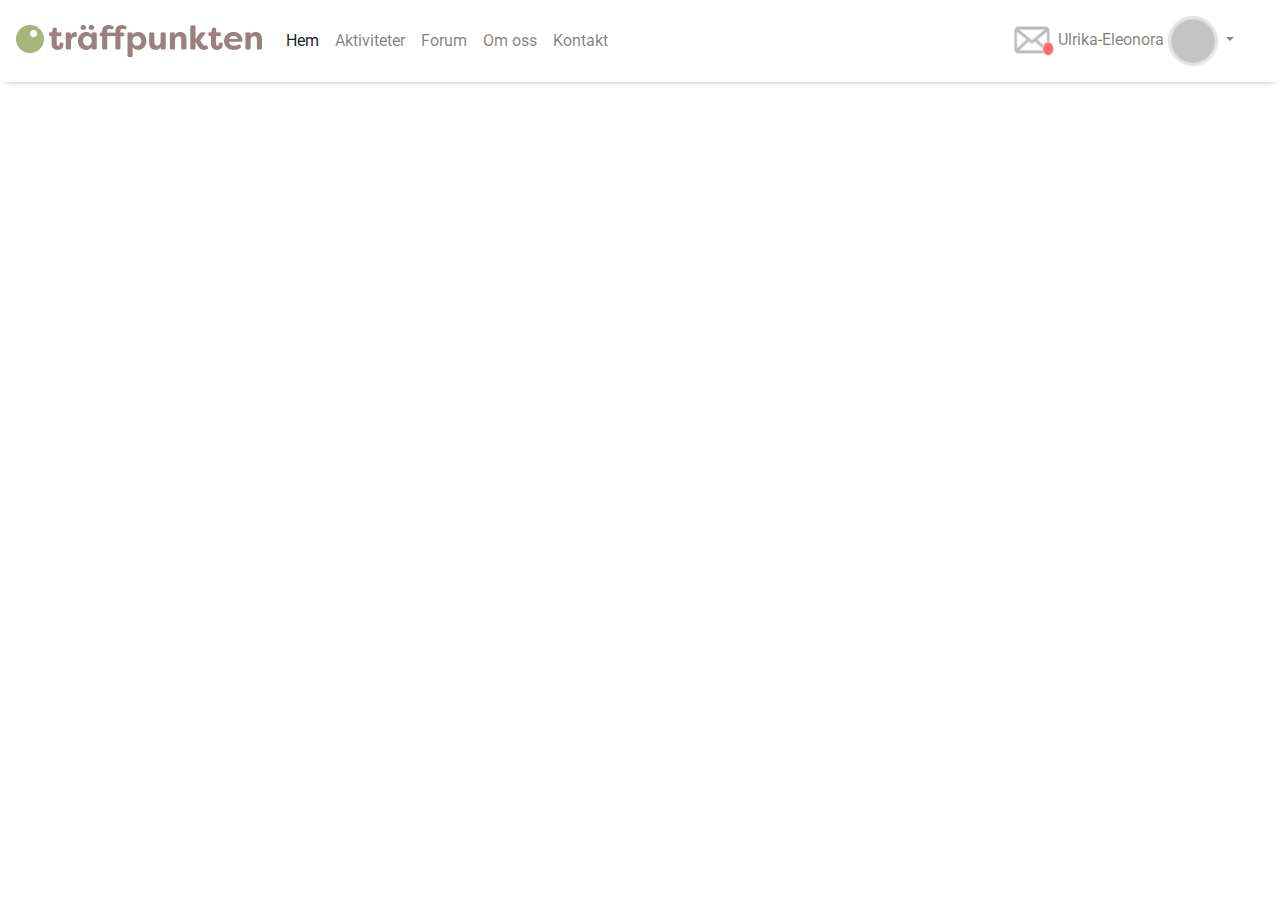
<file: menu.html>
<!doctype html>
<html lang="en">
  <head>
    <meta charset="utf-8">
    <meta name="viewport" content="width=device-width, initial-scale=1, shrink-to-fit=no">
    <link rel="stylesheet" href="https://maxcdn.bootstrapcdn.com/bootstrap/4.0.0/css/bootstrap.min.css" integrity="sha384-Gn5384xqQ1aoWXA+058RXPxPg6fy4IWvTNh0E263XmFcJlSAwiGgFAW/dAiS6JXm" crossorigin="anonymous">
    <link href="https://fonts.googleapis.com/css2?family=Roboto&display=swap" rel="stylesheet">
    <link rel="stylesheet" type="text/css" href="css/skapa_meny_styles.css">
    <title>Träffpunkten</title>
  </head>
  <body>


<nav class="navbar navbar-expand-lg navbar-light bg-white">
  <button class="navbar-toggler" type="button" data-toggle="collapse" data-target="#navbarSupportedContent" aria-controls="navbarSupportedContent" aria-expanded="false" aria-label="Toggle navigation">
    <span class="navbar-toggler-icon"></span>
  </button>
    <a class="navbar-brand" href="index.html"><img src="./img/logo.png" alt="Traffpunkten"></a>


  <div class="collapse navbar-collapse" id="navbarSupportedContent">
    <ul class="navbar-nav">
      <li class="nav-item active">
        <a class="nav-link" href="home.html">Hem<span class="sr-only">(current)</span></a>
      </li>
      <li class="nav-item">
        <a class="nav-link" href="#">Aktiviteter</a>
      </li>
        <li class="nav-item">
        <a class="nav-link" href="#">Forum</a>
      </li>
         <li class="nav-item">
        <a class="nav-link" href="#">Om oss</a>
      </li>
        <li class="nav-item">
        <a class="nav-link" href="#">Kontakt</a>
      </li>
</ul>

<div class="float right" id="profil">
<ul class="navbar-nav">


      <li class="nav-item dropdown"> 
        <a class="nav-link dropdown-toggle" href="#" id="navbarDropdown" role="button" data-toggle="dropdown" aria-haspopup="true" aria-expanded="false">
          <img src="img/mail.png" alt="meddelanden" width="40" height="30">     
          Ulrika-Eleonora
          <img src="img/profile.png" alt="profilbild" width="50" height="50">
        </a>


        <div class="dropdown-menu dropdown-menu-right" aria-labelledby="navbarDropdown">
          <a class="dropdown-item" href="#">Min Profil</a>
          <a class="dropdown-item" href="#">Säkerhet</a>
          <a class="dropdown-item" href="#">Inställningar</a>
          <div class="dropdown-divider"></div>
          <a class="dropdown-item" href="#">Logga ut</a>
        </div>
      </li>
  </ul>
</div></div>
</div>
</nav>

    <!-- Optional JavaScript -->
    <!-- jQuery first, then Popper.js, then Bootstrap JS -->
    <script src="https://code.jquery.com/jquery-3.2.1.slim.min.js" integrity="sha384-KJ3o2DKtIkvYIK3UENzmM7KCkRr/rE9/Qpg6aAZGJwFDMVNA/GpGFF93hXpG5KkN" crossorigin="anonymous"></script>
    <script src="https://cdnjs.cloudflare.com/ajax/libs/popper.js/1.12.9/umd/popper.min.js" integrity="sha384-ApNbgh9B+Y1QKtv3Rn7W3mgPxhU9K/ScQsAP7hUibX39j7fakFPskvXusvfa0b4Q" crossorigin="anonymous"></script>
    <script src="https://maxcdn.bootstrapcdn.com/bootstrap/4.0.0/js/bootstrap.min.js" integrity="sha384-JZR6Spejh4U02d8jOt6vLEHfe/JQGiRRSQQxSfFWpi1MquVdAyjUar5+76PVCmYl" crossorigin="anonymous"></script>
  </body>
</html>
</file>
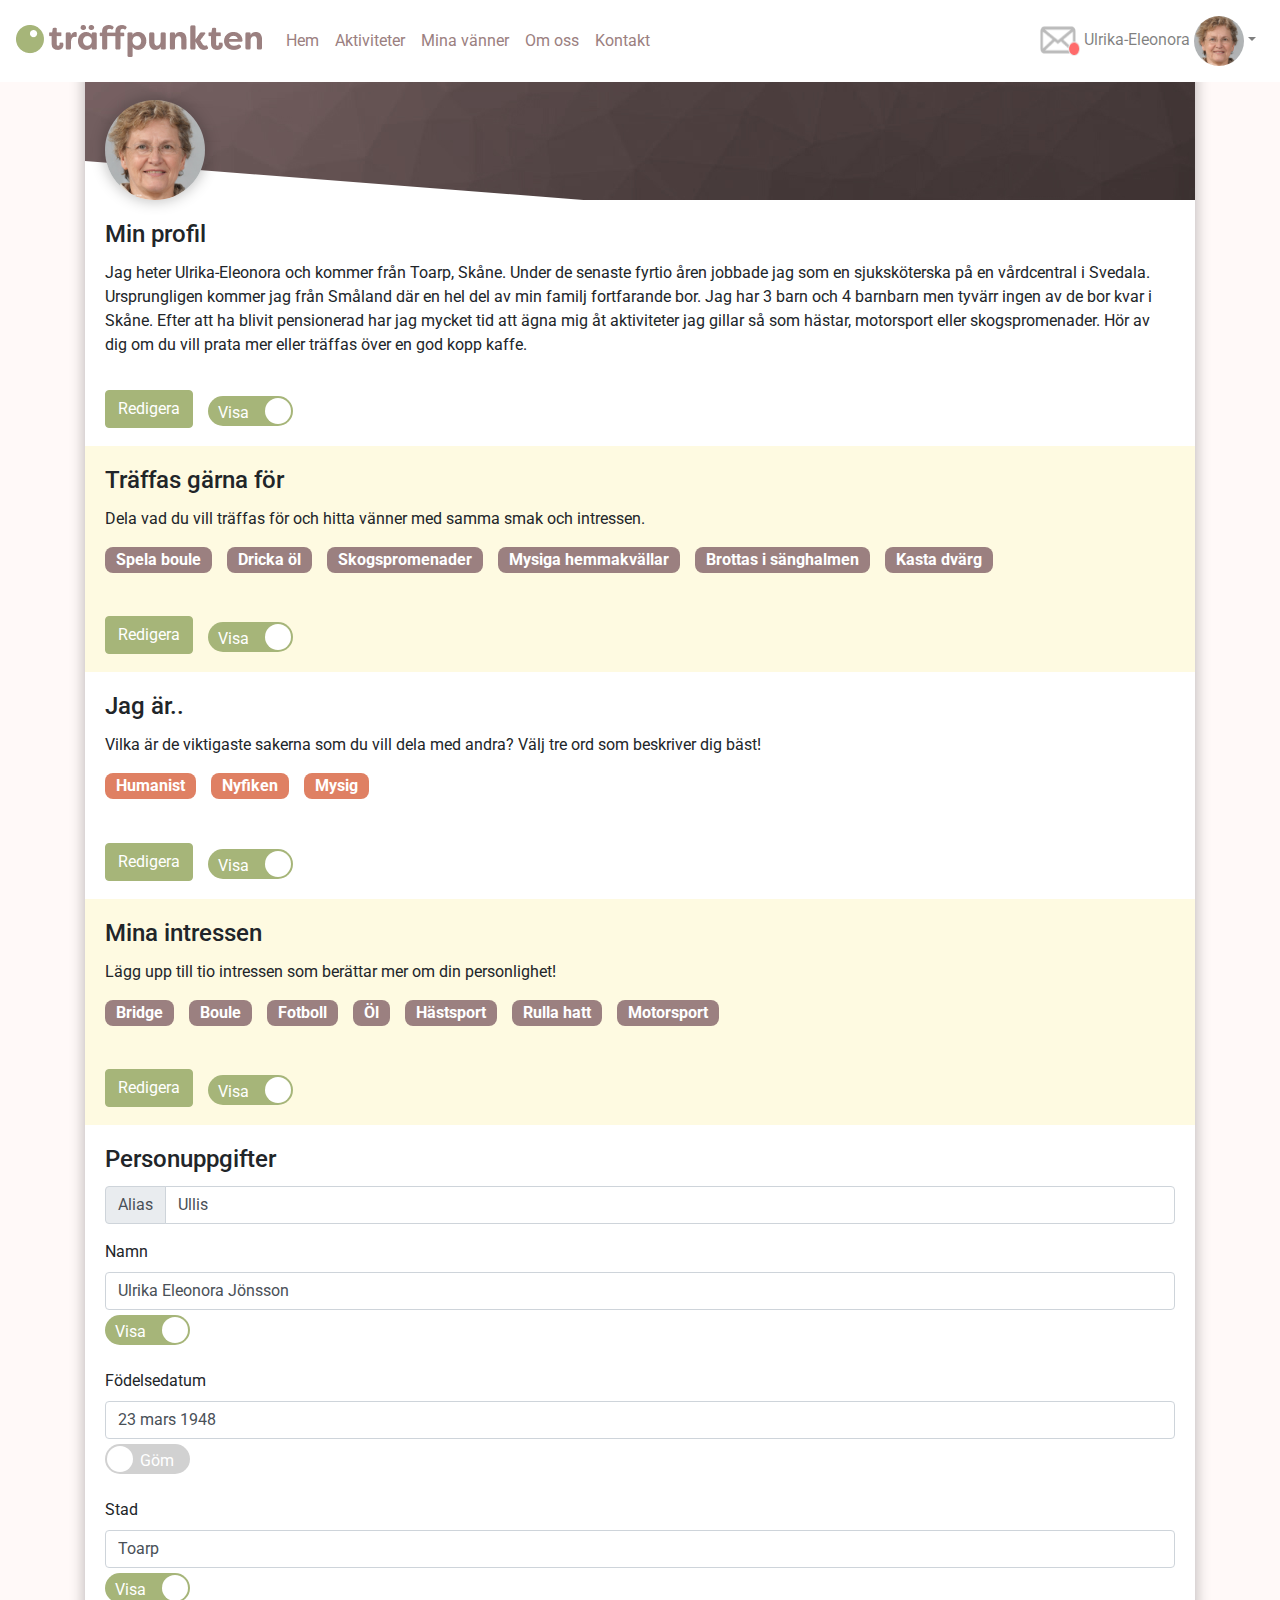
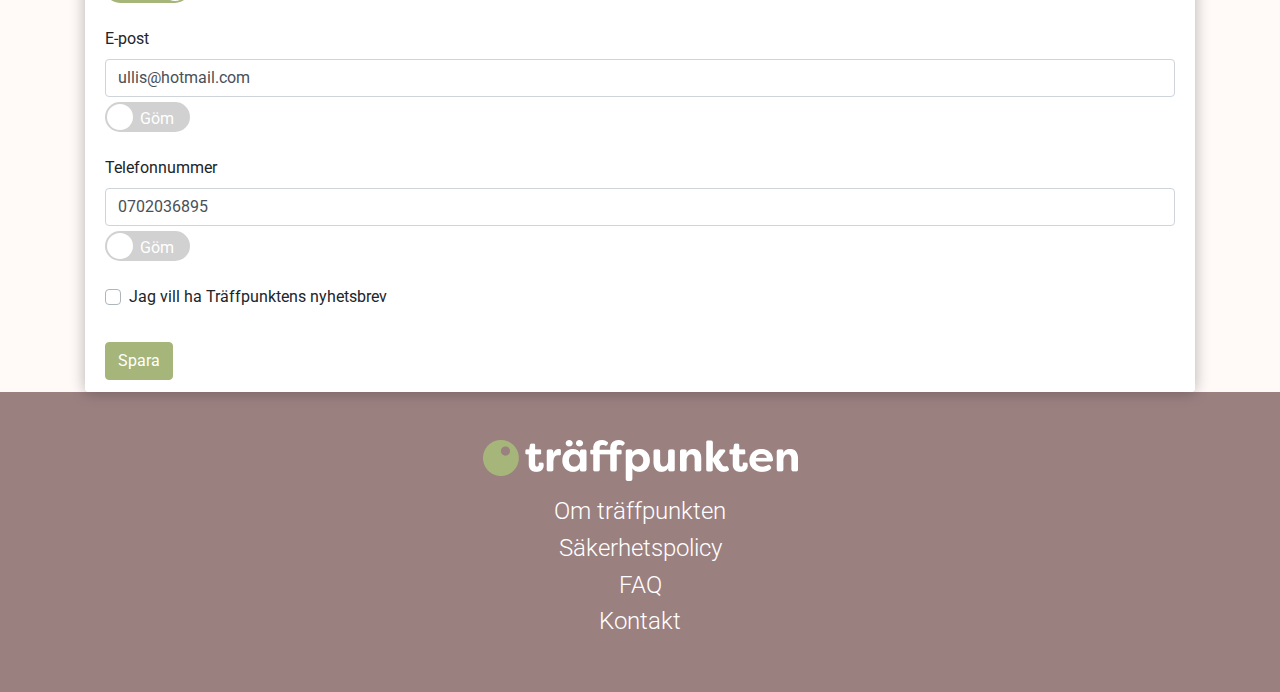
<file: profile.html>
<!DOCTYPE html>
<html lang="en">
<head>
  <meta charset="utf-8">
  <meta content="width=device-width, initial-scale=1, shrink-to-fit=no" name="viewport">
  <meta content="" name="description">
  <meta content="" name="author">
  <!-- favicon-->
  <link href="favicon.svg" rel="icon" type="image/svg+xml">
  <link href="favicon.ico" rel="alternate icon">
  <link href="favicon-32x32.png" rel="icon" sizes="32x32" type="image/png">
  <link href="favicon-96x96.png" rel="icon" sizes="96x96" type="image/png">
  <link href="favicon-16x16.png" rel="icon" sizes="16x16" type="image/png">
  
  <!-- Bootstrap core CSS -->
  <link href="https://cdn.jsdelivr.net/npm/bootstrap@4.5.3/dist/css/bootstrap.min.css" rel="stylesheet">
  <!-- bootstrap javascript -->
  <script src='https://stackpath.bootstrapcdn.com/bootstrap/4.0.0/js/bootstrap.bundle.min.js'>
  </script>
  <!-- jquery -->
  <script src='https://cdnjs.cloudflare.com/ajax/libs/jquery/3.2.1/jquery.min.js'>
  </script>
  <!-- Custom styles for this template -->
  <link href="css/styles_profile.css" rel="stylesheet">
  <!-- font-awesome-->
  <link href="https://cdnjs.cloudflare.com/ajax/libs/font-awesome/4.7.0/css/font-awesome.min.css" rel="stylesheet">

   <script src="https://maxcdn.bootstrapcdn.com/bootstrap/3.4.1/js/bootstrap.min.js"></script>
  
  <title>Profil</title>
</head>
<body>
  <div class="container">
    <div class="navbar-wrapper">
      <!-- Navigation -->
      <nav class="navbar navbar-expand-lg navbar-light bg-white">
        <button aria-controls="navbarSupportedContent" aria-expanded="false" aria-label="Toggle navigation" class="navbar-toggler" data-target="#navbarSupportedContent" data-toggle="collapse" type="button"><span class="navbar-toggler-icon"></span></button> <a class="navbar-brand" href="index.html"><img alt="Traffpunkten" src="./img/logo.png"></a>
        <div class="collapse navbar-collapse" id="navbarSupportedContent">
          <ul class="navbar-nav mr-auto">
            <li class="nav-item active">
              <a class="nav-link" href="home.html" id="menulink">Hem</a>
            </li>
            <li class="nav-item">
              <a class="nav-link" href="activities.html" id="menulink">Aktiviteter</a>
            </li>
            <li class="nav-item">
              <a class="nav-link" href="friendslist.html" id="menulink">Mina vänner</a>
            </li>
            <li class="nav-item">
              <a class="nav-link" href="#" id="menulink">Om oss</a>
            </li>
            <li class="nav-item">
              <a class="nav-link" href="#" id="menulink">Kontakt</a>
            </li>
          </ul>
          <div class="float right" id="profil">
            <ul class="navbar-nav">
              <li class="nav-item dropdown" >
                <a aria-expanded="false" aria-haspopup="true" class="nav-link dropdown-toggle" data-toggle="dropdown" href="#" id="navbarDropdown" role="button"><img alt="meddelanden" height="30" src="img/mail.png" width="40"> Ulrika-Eleonora <img alt="profilbild" height="50" src="img/Ulrika.jpg" width="50" class="rounded-circle"></a>
                <div aria-labelledby="navbarDropdown" class="dropdown-menu dropdown-menu-right">
                  <a class="dropdown-item" href="#">Min Profil</a> <a class="dropdown-item" href="#">Säkerhet</a> <a class="dropdown-item" href="#">Inställningar</a>
                  <div class="dropdown-divider"></div><a class="dropdown-item" href="#">Logga ut</a>
                </div>
              </li>
            </ul>
          </div>
        </div>
      </nav>
    </div>
    <!-- Profile card -->
   <div class="card card-custom bg-white border-white border-0">
      <div class="card-custom-img" style="background-image: url(img/profil-bg.jpg);"></div>
      <div class="card-custom-avatar"><img alt="Profilbild" class="img-fluid" src="img/Ulrika.jpg"></div>
      <div class="card-body" style="overflow-y: auto">
        <h4 class="card-title">Min profil</h4>
        <p class="card-text">Jag heter Ulrika-Eleonora och kommer från Toarp, Skåne. Under de senaste fyrtio åren jobbade jag som en sjuksköterska på en vårdcentral i Svedala. Ursprungligen kommer jag från Småland där en hel del av min familj fortfarande bor. Jag har 3 barn och 4 barnbarn men tyvärr ingen av de bor kvar i Skåne. Efter att ha blivit pensionerad har jag mycket tid att ägna mig åt aktiviteter jag gillar så som hästar, motorsport eller skogspromenader. Hör av dig om du vill prata mer eller träffas över en god kopp kaffe.</p>
      </div>
      <div class="card-footer" >
        <a class="btn btn-primary" href="#">Redigera</a> 
        <div class="switchToggle">
          <input checked="checked" id="switch" type="checkbox"> <label for="switch">Toggle</label>
        </div>
      </div>
      <div class="card-bodyA" >
        <h4 class="card-title">Träffas gärna för</h4>
        <p class="card-text">Dela vad du vill träffas för och hitta vänner med samma smak och intressen.</p><span class="badge badge-pill badge-primary">Spela boule</span> <span class="badge badge-pill badge-primary">Dricka öl</span> <span class="badge badge-pill badge-primary">Skogspromenader</span> <span class="badge badge-pill badge-primary">Mysiga hemmakvällar</span> <span class="badge badge-pill badge-primary">Brottas i sänghalmen</span> <span class="badge badge-pill badge-primary">Kasta dvärg</span>
      </div>
      <div class="card-footerA" >
        <a class="btn btn-primary" href="#">Redigera</a>
        <div class="switchToggle">
          <input checked="checked" id="switch2" type="checkbox"> <label for="switch2">Toggle</label>
        </div>
      </div>
      <div class="card-body">
        <h4 class="card-title">Jag är..</h4>
        <p class="card-text">Vilka är de viktigaste sakerna som du vill dela med andra? Välj tre ord som beskriver dig bäst!</p><span class="badge badge-pill badge-secondary">Humanist</span> <span class="badge badge-pill badge-secondary">Nyfiken</span> <span class="badge badge-pill badge-secondary">Mysig</span>
      </div>
      <div class="card-footer" >
        <a class="btn btn-primary" href="#">Redigera</a>
        <div class="switchToggle">
          <input checked="checked" id="switch3" type="checkbox"> <label for="switch3">Toggle</label>
        </div>
      </div>
      <div class="card-bodyA" >
        <h4 class="card-title">Mina intressen</h4>
        <p class="card-text">Lägg upp till tio intressen som berättar mer om din personlighet!</p><span class="badge badge-pill badge-primary">Bridge</span> <span class="badge badge-pill badge-primary">Boule</span> <span class="badge badge-pill badge-primary">Fotboll</span> <span class="badge badge-pill badge-primary">Öl</span> <span class="badge badge-pill badge-primary">Hästsport</span> <span class="badge badge-pill badge-primary">Rulla hatt</span> <span class="badge badge-pill badge-primary">Motorsport</span>
      </div>
      <div class="card-footerA" >
        <a class="btn btn-primary" href="#">Redigera</a>
        <div class="switchToggle">
          <input checked="checked" id="switch4" type="checkbox"> <label for="switch4">Toggle</label>
        </div>
      </div>
      <div class="card-body">
        <h4 class="card-title">Personuppgifter</h4>
        <div class="input-group mb-3">
          <div class="input-group-prepend">
            <span class="input-group-text" id="basic-addon1">Alias</span>
          </div><input aria-describedby="basic-addon1" aria-label="Alias" class="form-control" placeholder="Username" type="text" value="Ullis">
        </div>
        <div class="form-group">
          <label for="exampleInputEmail1">Namn</label> <input aria-describedby="emailHelp" class="form-control" id="exampleInputEmail1" type="email" value="Ulrika Eleonora Jönsson"> <span class="switchToggle"><input checked="checked" id="switch5" type="checkbox"> <label for="switch5">Toggle</label></span>
        </div>
        <div class="form-group">
          <label for="exampleInputEmail1">Födelsedatum</label> <input aria-describedby="emailHelp" class="form-control" id="exampleInputEmail1" type="email" value="23 mars 1948"> <span class="switchToggle"><input id="switch6" type="checkbox"> <label for="switch6">Toggle</label></span>
        </div>
        <div class="form-group">
          <label for="exampleInputEmail1">Stad</label> <input aria-describedby="emailHelp" class="form-control" id="exampleInputEmail1" type="email" value="Toarp"> <span class="switchToggle"><input checked="checked" id="switch7" type="checkbox"> <label for="switch7">Toggle</label></span>
        </div>
        <div class="form-group">
          <label for="exampleInputEmail1">E-post</label> <input aria-describedby="emailHelp" class="form-control" id="exampleInputEmail1" type="email" value="ullis@hotmail.com"> <span class="switchToggle"><input id="switch8" type="checkbox"> <label for="switch8">Toggle</label></span>
        </div>
        <div class="form-group">
          <label for="exampleInputEmail1">Telefonnummer</label> <input aria-describedby="emailHelp" class="form-control" id="exampleInputEmail1" type="email" value="0702036895"> <span class="switchToggle"><input id="switch9" type="checkbox"> <label for="switch9">Toggle</label></span>
        </div>
        <div class="custom-control custom-checkbox">
          <input class="custom-control-input" id="defaultUnchecked" type="checkbox"> <label class="custom-control-label" for="defaultUnchecked">Jag vill ha Träffpunktens nyhetsbrev</label>
        </div>
      </div>
      <div class="card-footer">
        <a class="btn btn-primary" href="#">Spara</a>
      </div>
    </div>
  </div>
  <footer>
    <div class="row p-5" id="layerbackground_2">
      <div class="row justify-content-center text-center"><img alt="Traffpunkten" class="h3 mb-3" id="logo_2" src="./img/logo_inverted.png"></div>
      <div class="row justify-content-center text-center">
        <p class="h4 mb-2 font-weight-light" id="footer_text">Om träffpunkten</p>
      </div>
      <div class="row justify-content-center text-center">
        <p class="h4 mb-2 font-weight-light" id="footer_text">Säkerhetspolicy</p>
      </div>
      <div class="row justify-content-center text-center">
        <p class="h4 mb-2 font-weight-light" id="footer_text">FAQ</p>
      </div>
      <div class="row justify-content-center text-center">
        <p class="h4 mb-2 font-weight-light" id="footer_text">Kontakt</p>
      </div>
    </div>
  </footer><!-- Optional JavaScript; choose one of the two! -->
  <!-- Option 1: jQuery and Bootstrap Bundle (includes Popper) -->
  <script src="https://code.jquery.com/jquery-3.5.1.slim.min.js">
  </script> 
  <script src="https://cdn.jsdelivr.net/npm/bootstrap@4.5.3/dist/js/bootstrap.bundle.min.js">
  </script> <!-- Option 2: jQuery, Popper.js, and Bootstrap JS
    <script src="https://code.jquery.com/jquery-3.5.1.slim.min.js" integrity="sha384-DfXdz2htPH0lsSSs5nCTpuj/zy4C+OGpamoFVy38MVBnE+IbbVYUew+OrCXaRkfj" crossorigin="anonymous"></script>
    <script src="https://cdn.jsdelivr.net/npm/popper.js@1.16.1/dist/umd/popper.min.js" integrity="sha384-9/reFTGAW83EW2RDu2S0VKaIzap3H66lZH81PoYlFhbGU+6BZp6G7niu735Sk7lN" crossorigin="anonymous"></script>
    <script src="https://cdn.jsdelivr.net/npm/bootstrap@4.5.3/dist/js/bootstrap.min.js" integrity="sha384-w1Q4orYjBQndcko6MimVbzY0tgp4pWB4lZ7lr30WKz0vr/aWKhXdBNmNb5D92v7s" crossorigin="anonymous"></script>
    -->
</body>
</html>
</file>
<file: css/styles.css>
/* Styles for Smells Like Team Spirit © 2020 */

@import url('https://fonts.googleapis.com/css2?family=Roboto:ital,wght@0,100;0,300;0,400;0,500;0,700;1,300;1,400;1,500&display=swap');
* {
  margin: 0;
  padding: 0;
}
html, body {
  height: 100%;
  font-family: "Roboto";
  background-color: #FFF9F8;
}
.layerbackground_1 {
  background-color: #FFB7A0;
  padding: 4rem;
}
.layerbackground_1>h6, h2 {
  margin-bottom: 1rem;
}
#layerbackground_2 {
  background-color: #9B8080;
}
h2 {
  color: white;
}
h6 {
  color: #EC4D1D;
}
#face_recognition_logo {
  color: #9B8080;
}
#logo {
  display: block;
  margin-left: auto;
  margin-right: auto;
  width: 60%;
}
#logo_2 {
  display: block;
  text-align: center;
}
#frontpage_description_1 {
  color: white;
}
#sign_in_button {
  background-color: #A6B579;
  border-radius: 25px;
  margin-bottom: 5%;
}
#register_button {
  background-color: #DF8063;
  border-radius: 25px;
  margin-bottom: 25%;
}
#sign_in_text {
  color: #7A7A7A;
}
#footer_text {
  color: #ffffff;
}
#signin {
  padding: 2rem
}
.form-signin {
  width: 100%;
  max-width: 330px;
  padding: 15px;
  margin: auto;
  text-align: center;
}
.form-signin .checkbox {
  font-weight: 400;
}
.form-signin .form-control {
  position: relative;
  box-sizing: border-box;
  height: auto;
  padding: 10px;
  font-size: 16px;
}
.form-signin .form-control:focus {
  z-index: 2;
}
.form-signin input[type="tel"] {
  margin-bottom: 5px;
  border-bottom-right-radius: 0;
  border-bottom-left-radius: 0;
  border-radius: 25px;
  box-shadow: 2px 2px 6px 0px #dbd7d7 inset;
}
.form-signin input[type="password"] {
  margin-bottom: 10px;
  border-top-left-radius: 0;
  border-top-right-radius: 0;
  border-radius: 25px;
  box-shadow: 2px 2px 6px 0px #dbd7d7 inset;
}
.bd-placeholder-img {
  font-size: 1.125rem;
  text-anchor: middle;
  -webkit-user-select: none;
  -moz-user-select: none;
  -ms-user-select: none;
  user-select: none;
}
#alternative {
  font-style: bold;
  text-align: center;
}
/*stretches width to move profile right */

#navbarSupportedContent ul {
  display: flex;
  margin: 0;
  padding: 0;
  width: 100%;
  list-style-type: none;
}
.navbar {
  -webkit-box-shadow: 0 5px 6px -6px #999;
  -moz-box-shadow: 0 5px 6px -6px #999;
  box-shadow: 0 5px 6px -6px #999;
}
.navbarSupportedContent {
  max-height: 50px;
}
/*displays profile right in navbar*/

#profil {
  width: 300px;
}
#menulink {
  color: #9B8080;
}
.navbarDropdown.nav-link.dropdown-toggle {
  color: green;
}
.dropdown-toggle::after {
  display: inline-block;
  width: 0;
  height: 0;
  margin-left: .255em;
  vertical-align: .255em;
  content: "";
  border-top: .3em solid;
  border-right: .3em solid transparent;
  border-bottom: 0;
  border-left: .3em solid transparent;
  color: #9B8080;
}
footer>div {
  display: flex;
  flex-direction: column;
}
#browser>.row>.col {
  max-width: 50%;
}
@media (max-width: 768px) {
  .bd-placeholder-img-lg {
    font-size: 3.5rem;
  }
  #browser {
    display: none;
  }
}
@media (min-width: 768px) {
  .bd-placeholder-img-lg {
    font-size: 3.5rem;
  }
  #mobile {
    display: none;
  }
}
/* Security policy popup*/

.modal-dialog {
  box-shadow: 0 4px 8px 0 rgba(0, 0, 0, 0.2), 0 6px 20px 0 rgba(0, 0, 0, 0.19);
}
.modal-content {
  position: relative;
  display: -ms-flexbox;
  display: flex;
  -ms-flex-direction: column;
  flex-direction: column;
  width: 100%;
  pointer-events: auto;
  background-color: #fff;
  background-clip: padding-box;
  border: 1px solid #A6B579;
  border-radius: .3rem;
  outline: 0;
}
.modal-header {
  display: block;
  /* display: flex; */
  -ms-flex-align: start;
  align-items: flex-start;
  -ms-flex-pack: justify;
  justify-content: space-between;
  padding: 1rem 1rem;
  border-bottom: 1px solid #dee2e6;
  border-top-left-radius: calc(.3rem - 1px);
  border-top-right-radius: calc(.3rem - 1px);
}
.form-group {
  padding-left: 11px;
  padding-right: 11px;
  margin-left: 11px;
  margin-right: 11px;
}
.icon-heading {
  display: inline-block;
  margin-top: 5px;
  margin-left: 5px;
  vertical-align: middle;
  padding-top: 3px;
}
.modal-header {
  background-color: #A6B579;
}

.navbar-wrapper {
  position: fixed;
  top: 0;
  right: 0;
  left: 0; 
  z-index: 20;
}
</file>
<file: css/styles_activities.css>
/* Styles for activities.html © 2020 */

@import url('https://fonts.googleapis.com/css2?family=Roboto:ital,wght@0,100;0,300;0,400;0,500;0,700;1,300;1,400;1,500&display=swap');

* {
  margin: 0;
  padding: 0;
}
html, body {
  height: 100%;
  font-family: "Roboto";
  background-color: #FFF9F8;
}
 



/* activities page*/

#logo {
  display: block;
  margin-left: auto;
  margin-right: auto;
  width: 60%;
}

#option_button {
  background-color: #A6B579;
  padding-left: 1rem;
  padding-right: 1rem;
  border-radius: 25px;
}

.row-striped:nth-of-type(odd) {
  background-color: #efefef;
  border-left: 4px #9B8080 solid;
}
.row-striped:nth-of-type(even) {
  background-color: #ffffff;
  border-left: 4px #A6B579 solid;
}
.row-striped {
  padding: 15px 0;
}
#layerbackground_2 {
  background-color: #9B8080;
}
.display-4 {
  font-size: 2rem !important;
  line-height: 1.2;
}
.badge {
  display: inline-block;
  padding: .25em .4em;
  font-size: 75%;
  font-weight: 700;
  line-height: 1;
  text-align: center;
  white-space: nowrap;
  vertical-align: baseline;
  border-radius: .25rem;
}
.badge-secondary {
  color: #fff;
  background-color: #DF8063;
}
.h2, h2 {
  font-size: 1.4rem;
}
.btn-info {
  background-color: #A6B579;
  border: 1px solid #FEFAE1;
}
.btn-info:hover {
  background-color: #9B8080;
  border: 1px solid #A6B579;
}


#menulink {
  color: #9B8080;
}

.nav-link:hover {
  color: #000000 !important;
}

.nav-link:active {
  color: #000000 !important;
}


/*  Remove shiny glow*/

button {
  outline: none;
}
.btn-info:focus, .btn-info.focus {
  background-color: #DF8063 !important;
  border: 2px solid #A6B579 !important;
  box-shadow: none !important;
  outline: 0px !important;
}
/* Cards */

.card {
  border: 1px solid #A6B579;
  background-color: #f2eeee;
  box-shadow: 5px 6px 6px 0px rgba(0, 0, 0, 0.5);
  -webkit-box-shadow: 5px 6px 6px 0px rgba(0, 0, 0, 0.5);
  -moz-box-shadow: 5px 6px 6px 0px rgba(0, 0, 0, 0.5);
}
.card-text {
  font-size: 14px;
}
.card-img-top {
  margin-top: 11px;
  max-width: 200px;
  border: 1px solid #A6B579;
  border-radius: 4px;
  padding: 5px;
  margin: auto;
  display: block;
  background-color: #ffffff;
}
.card-title a {
  color: #9B8080 !important;
}
.btn-outline-secondary:hover {
  background-color: #606C3B;
  color: #ffffff !important;
  border-color: #DF8063 !important;
}
.btn-outline-secondary {
  color: #606C3B !important;
  border-color: #9B8080 !important;
  background-color: #ffffff;
}
.btn-group {
  margin: 0 auto;
  text-align: center;
  display: block;
  margin-bottom: 11px;
}
/* End */

/* font-awesome icons */

.blue-color {
  color: blue;
}
.green-color {
  color: #606C3B;
}
.teal-color {
  color: teal;
}
.yellow-color {
  color: yellow;
}
.red-color {
  color: red;
}
.btn-outline-secondary:hover .fa-phone:before {
  content: "\f095";
  color: #ffffff;
  opacity: 1;icon
}
.btn-outline-secondary:hover .fa-comments:before {
  content: "\f086";
  color: #ffffff;
  opacity: 1;
}
.btn-outline-secondary:hover .fa-user:before {
  content: "\f007";
  color: #ffffff;
  opacity: 1;
}
.chat-header-button:hover .fa-cog:before {
  content: "\f013";
  color: #DF8063;
  opacity: 1;
}
.chat-header-button:hover .fa-times:before {
  content: "\f00d";
  color: #DF8063;
  opacity: 1;
}
.fa-cog:hover, fa-times:hover {
  color: #DF8063;
}
.fa-phone:hover, .fa-comments:hover .fa-user:hover {
  color: #ffffff;
}
#moreinformation {
  border-radius: 25px;
}
footer>div {
  display: flex;
  flex-direction: column;
}
#footer_text {
  color: #ffffff;
}
/* End */

@media (min-width: 768px) {
  .bd-placeholder-img-lg {
    font-size: 3.5rem;
  }
  #mobile {
    display: none;
  }
}

 /* Skapa aktiviteter popup*/

 .modal-dialog {
    box-shadow: 0 4px 8px 0 rgba(0, 0, 0, 0.2), 0 6px 20px 0 rgba(0, 0, 0, 0.19);
}
.modal-content {
    position: relative;
    display: -ms-flexbox;
    display: flex;
    -ms-flex-direction: column;
    flex-direction: column;
    width: 100%;
    pointer-events: auto;
    background-color: #fff;
    background-clip: padding-box;
    border: 1px solid #A6B579;
    border-radius: .3rem;
    outline: 0;
}

.modal-header {
    display: block;
    /* display: flex; */
    -ms-flex-align: start;
    align-items: flex-start;
    -ms-flex-pack: justify;
    justify-content: space-between;
    padding: 1rem 1rem;
    border-bottom: 1px solid #dee2e6;
    border-top-left-radius: calc(.3rem - 1px);
    border-top-right-radius: calc(.3rem - 1px);
    
}

.form-group{
  padding-left:11px;
  padding-right:11px;
  margin-left:11px;
  margin-right:11px;
}

.icon-heading {
  display: inline-block;
  margin-top:5px;
  margin-left:5px;
  vertical-align: middle;
  padding-top: 3px;
}

.modal-header {
  background-color: #A6B579;
}

.navbar-wrapper {
  position: fixed;
  top: 0;
  right: 0;
  left: 0; 
  z-index: 20;
}
</file>
<file: css/styles_home.css>
/* Styles for Smells Like Team Spirit © 2020 */

* {
	margin: 0;
	padding: 0;
  font-family: 'Roboto', sans-serif;
}

html,
body {
  height: 100%;
font-size: 20px;
color: #7A7A7A;
}

.layerbackground_1 {
  background-color: #FFB7A0;
  padding: 4rem;
}
.layerbackground_1 > h6,h2 {
  margin-bottom: 1rem;
}

#layerbackground_2 {
  background-color: #9B8080;
}

h1 {
  font-size: 47px;
  color: #7A7A7A;
  font-weight: bold;
}

h2 {
    font-size: 38px;
  color: #7A7A7A;
  font-weight: bold;
}

h3 {
font-size: 32px;
  color: #7A7A7A;
  padding-top: 20px;
}

h4 {
font-size: 24px;
  color: #7A7A7A;
  font-weight: thin;
}

h5  {
font-size: 18px;
  color: #FF6A6A;
  font-weight: thin;
letter-spacing: 3px;

}

h6 {
  color: #EC4D1D;
}

.welcome {
  padding-top: 50px;
  padding-bottom: 30px;
  background-color: #FFF9F8;
  width: 100%;
  text-align: center;
}


#logo {
  display: block;
  margin-left: auto;
  margin-right: auto;
  width: 60%;
}

#logo_2 {
  display: block;
  text-align: center;
}

#frontpage_description_1 {
  color: white;
}

.imageblock {
    padding-bottom: 20px;
}

.activity {
    padding-top: 30px;
  padding-bottom: 30px;
padding-left: 30%;
padding-right: 30%;
  width: 100%;
  text-align: center;
}

#activity_button {
  background-color: #A6B579;
  border-radius: 25px;
  margin-bottom: 25%;
    margin-top: 30px;

  border: none;

}


#footer_text {
  color: #ffffff;
}




.bd-placeholder-img {
    font-size: 1.125rem;
    text-anchor: middle;
    -webkit-user-select: none;
    -moz-user-select: none;
    -ms-user-select: none;
    user-select: none;
  }

  #alternative {
      font-style: bold;
      text-align: center;
  }

  /*stretches width to move profile right */
#navbarSupportedContent ul {
  display: flex;
  margin: 0;
  padding: 0;
  width: 100%;
  list-style-type: none;
}

.navbar {
    -webkit-box-shadow: 0 5px 6px -6px #999;
    -moz-box-shadow: 0 5px 6px -6px #999;
    box-shadow: 0 5px 6px -6px #999;
}

.navbarSupportedContent {
	max-height: 50px;
}
 /*displays profile right in navbar*/
#profil {
	width: 300px;
}

#menulink {
  color: #9B8080;
}

.navbarDropdown.nav-link.dropdown-toggle{
	color:green;
}

.dropdown-toggle::after {
    display: inline-block;
    width: 0;
    height: 0;
    margin-left: .255em;
    vertical-align: .255em;
    content: "";
    border-top: .3em solid;
    border-right: .3em solid transparent;
    border-bottom: 0;
    border-left: .3em solid transparent;
    color: #9B8080;
}

footer > div {
  display: flex;
  flex-direction: column;
}

#browser > .row > .col {
  max-width: 50%;
}

  @media (max-width: 768px) {
    .bd-placeholder-img-lg {
      font-size: 3.5rem;
    }
    #browser {
      display: none;
    }
  }

  @media (min-width: 768px) {
    .bd-placeholder-img-lg {
      font-size: 3.5rem;
    }
    #mobile {
      display: none;
    }
  }
</file>
<file: css/skapa_meny_styles.css>
/* Styles for Smells Like Team Spirit © 2020 */
/*stretches width to move profile right */
#navbarSupportedContent ul {
  display: flex;
  margin: 0;
  padding: 0;
  width: 100%;
  list-style-type: none;
}

/*gives shadow*/
.navbar {
    -webkit-box-shadow: 0 5px 6px -6px #999;
    -moz-box-shadow: 0 5px 6px -6px #999;
    box-shadow: 0 5px 6px -6px #999;
}

.navbarSupportedContent {
	max-height: 50px;
}
 /*displays profile right in navbar*/
#profil {
	width: 350px;
}

.navbarDropdown.nav-link.dropdown-toggle{
	color: green;
}

.dropdown-toggle::after {
    display: inline-block;
    width: 0;
    height: 0;
    margin-left: .255em;
    vertical-align: .255em;
    content: "";
    border-top: .3em solid;
    border-right: .3em solid transparent;
    border-bottom: 0;
    border-left: .3em solid transparent;
    color: #9B8080;
}
</file>
<file: css/styles_profile.css>
@import url('https://fonts.googleapis.com/css2?family=Roboto:ital,wght@0,100;0,300;0,400;0,500;0,700;1,300;1,400;1,500&display=swap');
* {
  margin: 0;
  padding: 0;
}
html, body {
  height: 100%;
  font-family: "Roboto", Arial, Helvetica, sans-serif;
  background-color: #FFF9F8;
}

#menulink {
  color: #9B8080;
}

#logo {
  display: block;
  margin-left: auto;
  margin-right: auto;
  width: 60%;
}

/* buttons */

.btn-primary {
  color: #fff;
  background-color: #A6B579;
  border: 1px solid #A6B579;
  margin-right: 11px;
}
.btn-primary:hover {
  background-color: #9B8080;
  border: 1px solid #A6B579;
}

.btn-primary:focus,.btn-primary:active {
   outline: none !important;
   box-shadow: none !important;
   background-color: #A6B579 !important;
    border: 1px solid #A6B579 !important;
}


/* form*/

.form-control {
  margin-bottom: 5px;
}
/* Card styling */

.card-body {
  overflow-y: auto;
}
.card-bodyA {
  -ms-flex: 1 1 auto;
  flex: 1 1 auto;
  min-height: 1px;
  padding: 1.25rem;
  background: #FEFAE1;
  overflow-y: auto
}
.card-footer {
  background: inherit;
  border-color: inherit;
  background: inherit; 
  border-color: inherit;
}
.card-footerA {
  padding: .75rem 1.25rem;
  background: #FEFAE1 !important;
  background: inherit; 
  border-color: inherit;
}
.card-custom {
  overflow: hidden;
  min-height: 450px;
  box-shadow: 0 0 15px rgba(10, 10, 10, 0.3);
}
.card-custom-img {
  height: 200px;
  min-height: 200px;
  background-repeat: no-repeat;
  background-size: cover;
  background-position: center;
  border-color: inherit;
}
/* First border-left-width setting is a fallback */

.card-custom-img::after {
  position: absolute;
  content: '';
  top: 161px;
  left: 0;
  width: 0;
  height: 0;
  border-style: solid;
  border-top-width: 40px;
  border-right-width: 0;
  border-bottom-width: 0;
  border-left-width: 545px;
  border-left-width: calc(575px - 5vw);
  border-top-color: transparent;
  border-right-color: transparent;
  border-bottom-color: transparent;
  border-left-color: inherit;
}
.card-custom-avatar img {
  border-radius: 50%;
  box-shadow: 0 0 15px rgba(10, 10, 10, 0.3);
  position: absolute;
  top: 100px;
  left: 1.25rem;
  width: 100px;
  height: 100px;
}
.img-fluid {
  width: 256px;
}
#logo {
  display: block;
  margin-left: auto;
  margin-right: auto;
  width: 60%;
}
#logo_2 {
  display: block;
  text-align: center;
}
/* Badges */

.badge {
  font-size: 100% !important;
}
.badge-pill {
  padding: 5px 11px 5px 11px;
  border-radius: 8px;
  margin-right: 11px;
  margin-bottom: 11px;
  font-size: 1em;
}
.badge-primary {
  background-color: #9B8080;
}
.badge-secondary {
  background-color: #DF8063;
}
/*  Switch toggle buttons */

.switchToggle {
  display: inline-block;
}
.switchToggle input[type=checkbox] {
  height: 0;
  width: 0;
  visibility: hidden;
  position: absolute;
}
.switchToggle label {
  cursor: pointer;
  text-indent: -9999px;
  width: 85px;
  max-width: 85px;
  height: 30px;
  background: #d1d1d1;
  display: block;
  border-radius: 100px;
  position: relative;
  vertical-align: middle;
}
.switchToggle label:after {
  content: '';
  position: absolute;
  top: 2px;
  left: 2px;
  width: 26px;
  max-width: 26px;
  height: 26px;
  background: #fff;
  border-radius: 90px;
  transition: 0.3s;
}
.switchToggle input:checked+label, .switchToggle input:checked+input+label {
  background: #A6B579;
}
.switchToggle input+label:before, .switchToggle input+input+label:before {
  content: 'Göm';
  position: absolute;
  top: 5px;
  left: 35px;
  width: 46px;
  height: 46px;
  border-radius: 90px;
  transition: 0.3s;
  text-indent: 0;
  color: #fff;
}
.switchToggle input:checked+label:before, .switchToggle input:checked+input+label:before {
  content: 'Visa';
  position: absolute;
  top: 5px;
  left: 10px;
  width: 46px;
  height: 46px;
  border-radius: 90px;
  transition: 0.3s;
  text-indent: 0;
  color: #fff;
}
.switchToggle input:checked+label:after, .switchToggle input:checked+input+label:after {
  left: calc(100% - 2px);
  transform: translateX(-100%);
}
.switchToggle label:active:after {
  width: 60px;
}
.toggle-switchArea {
  margin: 10px 0 10px 0;
}
/* footer */

#footer_text {
  color: #ffffff;
}
footer>div {
  display: flex;
  flex-direction: column;
}
#browser>.row>.col {
  max-width: 50%;
}
@media (max-width: 768px) {
  .bd-placeholder-img-lg {
    font-size: 3.5rem;
  }
  #browser {
    display: none;
  }
}
@media (min-width: 768px) {
  .bd-placeholder-img-lg {
    font-size: 3.5rem;
  }
  #mobile {
    display: none;
  }
}
.bd-placeholder-img {
  font-size: 1.125rem;
  text-anchor: middle;
  -webkit-user-select: none;
  -moz-user-select: none;
  -ms-user-select: none;
  user-select: none;
}
@media (min-width: 768px) {
  .bd-placeholder-img-lg {
    font-size: 3.5rem;
  }
}

/* Navbar*/
 .navbar-wrapper {
    position: fixed;
    top: 0;
    right: 0;
    left: 0;
    z-index: 20;
}

.layerbackground_1 {
  background-color: #FFB7A0;
  padding: 4rem;
}
.layerbackground_1>h6, h2 {
  margin-bottom: 1rem;
}
#layerbackground_2 {
  background-color: #9B8080;
}
</file>
